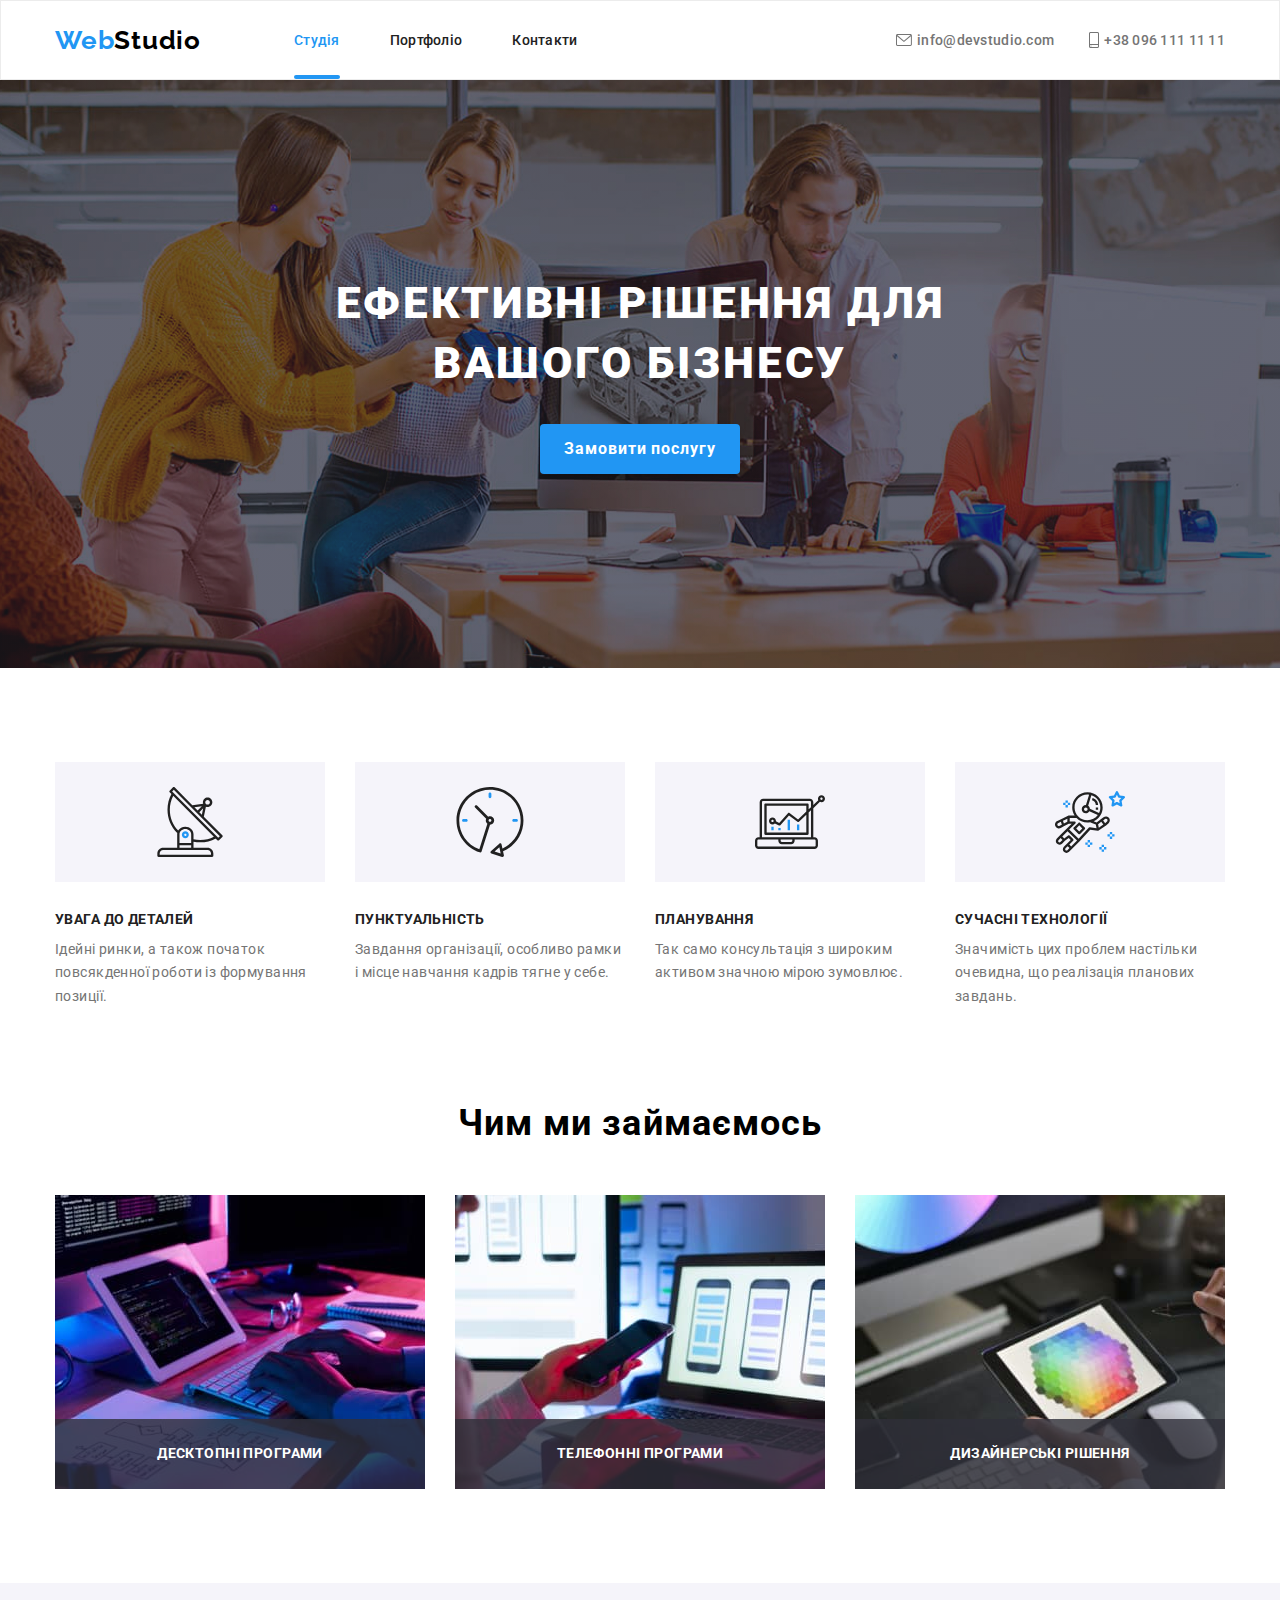
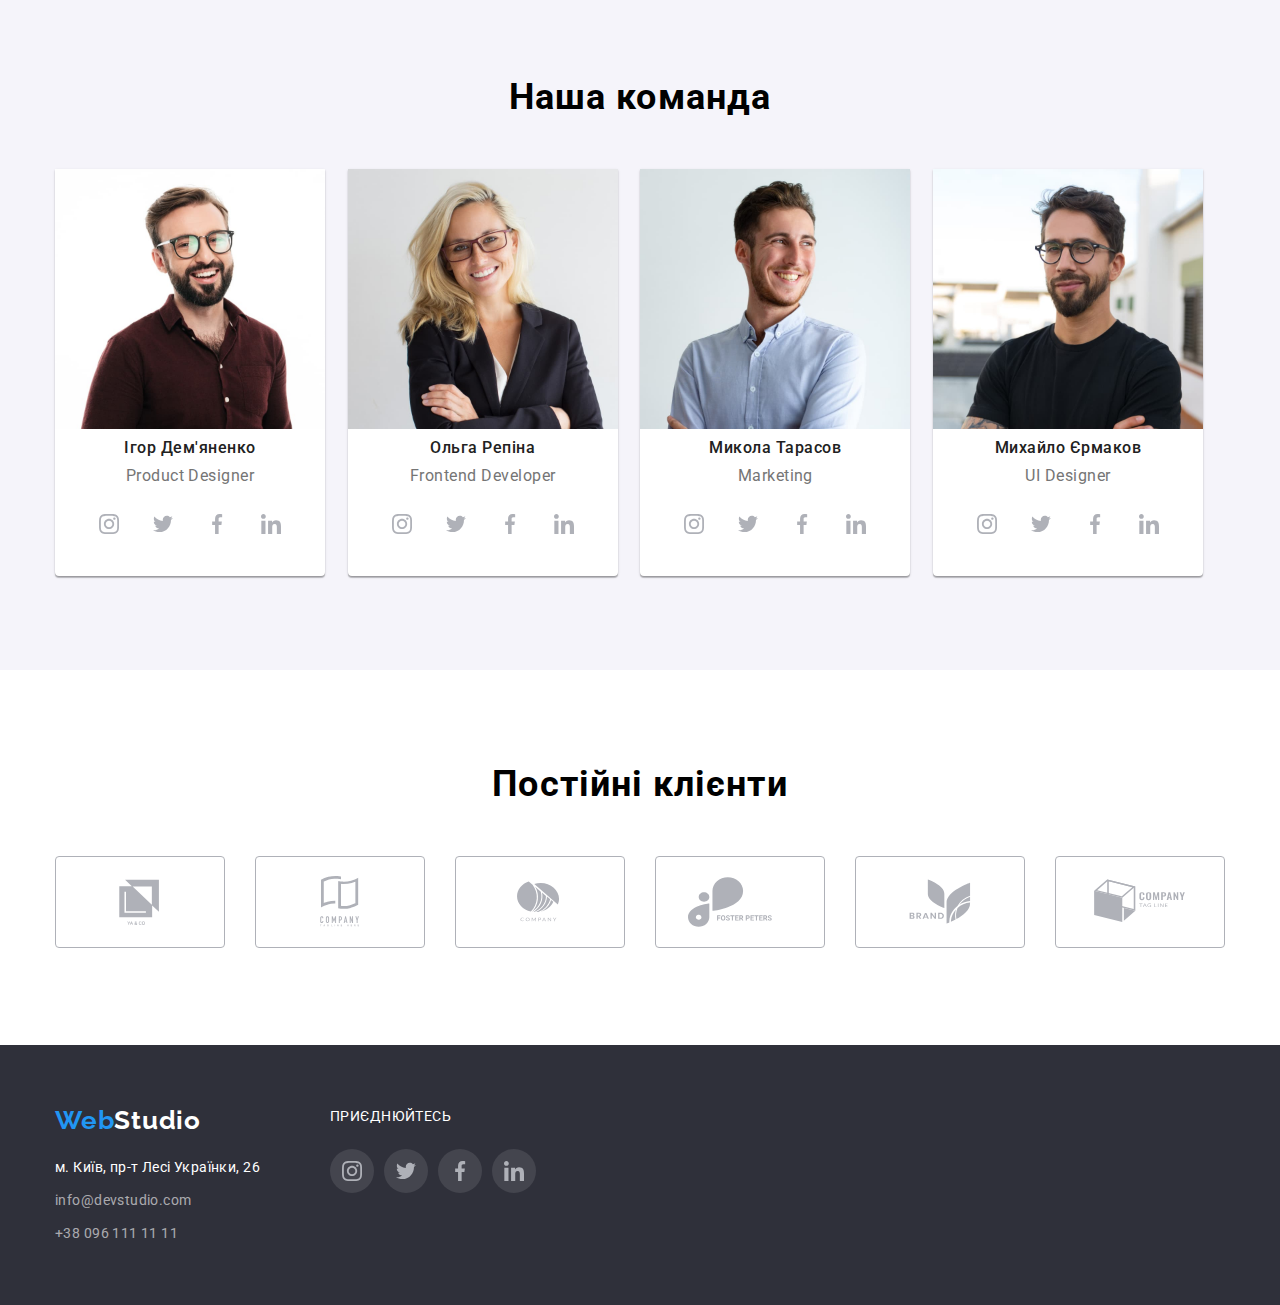
<file: index.html>
<!DOCTYPE html>
<html lang="uk">
  <head>
    <meta charset="UTF-8" />
    <meta http-equiv="X-UA-Compatible" content="IE=edge" />
    <meta name="viewport" content="width=device-width, initial-scale=1.0" />
    <title>hw-05</title>
    <link rel="preconnect" href="https://fonts.googleapis.com/" />
    <link rel="preconnect" href="https://fonts.gstatic.com/" crossorigin />
    <link
      href="https://fonts.googleapis.com/css2?family=Raleway:wght@700&family=Roboto:wght@400;500;700;900&display=swap"
      rel="stylesheet"
    />
    <link rel="stylesheet" href="./css/style.css" />
  </head>
  <body>
    <header class="header">
      <div class="header__container container">
        <div class="menu__container">
          <a href="./index.html" class="logo"><span class="logo__start">Web</span>Studio</a>
          <nav class="menu">
            <ul class="menu__list">
              <li class="menu__item">
                <a class="menu__link menu__link-active" href="./index.html">Студія</a>
              </li>
              <li class="menu__item">
                <a class="menu__link" href="./portfolio.html">Портфоліо</a>
              </li>
              <li class="menu__item">
                <a class="menu__link" href="#">Контакти</a>
              </li>
            </ul>
          </nav>
        </div>
        <ul class="header__address">
          <li class="address__item">
            <a class="address__link" href="mailto:info@devstudio.com">
              <svg class="address__icon-letter">
                <use xlink:href="./images/icons.svg#icon-letter"></use>
              </svg>
              info@devstudio.com</a
            >
          </li>
          <li class="address__item">
            <a class="address__link" href="tel:+380961111111">
              <svg class="address__icon-phone">
                <use xlink:href="./images/icons.svg#icon-phone"></use>
              </svg>
              +38 096 111 11 11</a
            >
          </li>
        </ul>
      </div>
    </header>
    <main class="main">
      <section class="order section">
        <div class="order__container container">
          <h1 class="order__txt">Ефективні рішення для вашого бізнесу</h1>
          <button class="order__button js-open-modal button" type="button" data-modal="1">
            Замовити послугу
          </button>
        </div>
        <div class="modal" data-modal="1">
          <svg class="modal__exit js-modal-close">
            <use href="./images/icons.svg#icon-exit"></use>
          </svg>
          <p class="modal__title"></p>
        </div>
        <div class="modal__overlay js-overlay-modal"></div>
      </section>
      <section class="features section">
        <div class="container">
          <ul class="features__list list">
            <li class="features__item">
              <div class="features__box">
                <svg class="features__img">
                  <use href="./images/icons.svg#icon-antenna"></use>
                </svg>
              </div>
              <h3 class="features__title">Увага до деталей</h3>
              <p class="features__description">
                Ідейні ринки, а також початок повсякденної роботи із формування позиції.
              </p>
            </li>
            <li class="features__item">
              <div class="features__box">
                <svg class="features__img">
                  <use href="./images/icons.svg#icon-clock"></use>
                </svg>
              </div>
              <h3 class="features__title">Пунктуальність</h3>
              <p class="features__description">
                Завдання організації, особливо рамки і місце навчання кадрів тягне у себе.
              </p>
            </li>
            <li class="features__item">
              <div class="features__box">
                <svg class="features__img">
                  <use href="./images/icons.svg#icon-diagram"></use>
                </svg>
              </div>
              <h3 class="features__title">Планування</h3>
              <p class="features__description">
                Так само консультація з широким активом значною мірою зумовлює.
              </p>
            </li>
            <li class="features__item">
              <div class="features__box">
                <svg class="features__img">
                  <use href="./images/icons.svg#icon-astronaut"></use>
                </svg>
              </div>
              <h3 class="features__title">Сучасні технології</h3>
              <p class="features__description">
                Значимість цих проблем настільки очевидна, що реалізація планових завдань.
              </p>
            </li>
          </ul>
        </div>
      </section>
      <section class="jobs section">
        <div class="container">
          <h2 class="jobs__title title">Чим ми займаємось</h2>
          <ul class="jobs__list list">
            <li class="jobs__item">
              <img
                class="jobs__img"
                src="./images/our_work_01.jpg"
                alt="робочий процес"
                width="370"
                height="294"
              />
              <div class="jobs__txt">Десктопні програми</div>
            </li>
            <li class="jobs__item">
              <img
                class="jobs__img"
                src="./images/our_work_02.jpg"
                alt="адаптив під телефон"
                width="370"
                height="294"
              />
              <div class="jobs__txt">Телефонні програми</div>
            </li>
            <li class="jobs__item">
              <img
                class="jobs__img"
                src="./images/our_work_03.jpg"
                alt="вибір кольорової палітри"
                width="370"
                height="294"
              />
              <div class="jobs__txt">Дизайнерські рішення</div>
            </li>
          </ul>
        </div>
      </section>
      <section class="team section">
        <div class="container">
          <h2 class="team__title title">Наша команда</h2>
          <ul class="team__list list">
            <li class="team__item">
              <img
                class="team__img"
                src="./images/team_01.jpg"
                alt="Ігор Дем'яненко"
                width="270"
                height="260"
              />
              <h3 class="team__item-title">Ігор Дем'яненко</h3>
              <p class="team__item-subtitle">Product Designer</p>
              <ul class="team__contacts-list contacts__list">
                <li class="team__contacts-item contacts__item">
                  <a class="team__contacts-link contacts__link" href="#!">
                    <svg class="contacts__icon">
                      <use href="./images/icons.svg#icon-instagram"></use>
                    </svg>
                  </a>
                </li>
                <li class="team__contacts-item contacts__item">
                  <a class="team__contacts-link contacts__link" href="#!">
                    <svg class="contacts__icon">
                      <use href="./images/icons.svg#icon-twitter"></use>
                    </svg>
                  </a>
                </li>
                <li class="team__contacts-item contacts__item">
                  <a class="team__contacts-link contacts__link" href="#!">
                    <svg class="contacts__icon">
                      <use href="./images/icons.svg#icon-facebook"></use>
                    </svg>
                  </a>
                </li>
                <li class="team__contacts-item contacts__item">
                  <a class="team__contacts-link contacts__link" href="#!">
                    <svg class="contacts__icon">
                      <use href="./images/icons.svg#icon-linkedin"></use>
                    </svg>
                  </a>
                </li>
              </ul>
            </li>
            <li class="team__item">
              <img
                class="team__img"
                src="./images/team_02.jpg"
                alt="Ольга Репіна"
                width="270"
                height="260"
              />
              <h3 class="team__item-title">Ольга Репіна</h3>
              <p class="team__item-subtitle">Frontend Developer</p>
              <ul class="team__contacts-list contacts__list">
                <li class="team__contacts-item contacts__item">
                  <a class="team__contacts-link contacts__link" href="#!">
                    <svg class="contacts__icon">
                      <use href="./images/icons.svg#icon-instagram"></use>
                    </svg>
                  </a>
                </li>
                <li class="team__contacts-item contacts__item">
                  <a class="team__contacts-link contacts__link" href="#!">
                    <svg class="contacts__icon">
                      <use href="./images/icons.svg#icon-twitter"></use>
                    </svg>
                  </a>
                </li>
                <li class="team__contacts-item contacts__item">
                  <a class="team__contacts-link contacts__link" href="#!">
                    <svg class="contacts__icon">
                      <use href="./images/icons.svg#icon-facebook"></use>
                    </svg>
                  </a>
                </li>
                <li class="team__contacts-item contacts__item">
                  <a class="team__contacts-link contacts__link" href="#!">
                    <svg class="contacts__icon">
                      <use href="./images/icons.svg#icon-linkedin"></use>
                    </svg>
                  </a>
                </li>
              </ul>
            </li>
            <li class="team__item">
              <img
                class="team__img"
                src="./images/team_03.jpg"
                alt="Микола Тарасов"
                width="270"
                height="260"
              />
              <h3 class="team__item-title">Микола Тарасов</h3>
              <p class="team__item-subtitle">Marketing</p>
              <ul class="team__contacts-list contacts__list">
                <li class="team__contacts-item contacts__item">
                  <a class="team__contacts-link contacts__link" href="#!">
                    <svg class="contacts__icon">
                      <use href="./images/icons.svg#icon-instagram"></use>
                    </svg>
                  </a>
                </li>
                <li class="team__contacts-item contacts__item">
                  <a class="team__contacts-link contacts__link" href="#!">
                    <svg class="contacts__icon">
                      <use href="./images/icons.svg#icon-twitter"></use>
                    </svg>
                  </a>
                </li>
                <li class="team__contacts-item contacts__item">
                  <a class="team__contacts-link contacts__link" href="#!">
                    <svg class="contacts__icon">
                      <use href="./images/icons.svg#icon-facebook"></use>
                    </svg>
                  </a>
                </li>
                <li class="team__contacts-item contacts__item">
                  <a class="team__contacts-link contacts__link" href="#!">
                    <svg class="contacts__icon">
                      <use href="./images/icons.svg#icon-linkedin"></use>
                    </svg>
                  </a>
                </li>
              </ul>
            </li>
            <li class="team__item">
              <img
                class="team__img"
                src="./images/team_04.jpg"
                alt="Михайло Єрмаков"
                width="270"
                height="260"
              />
              <h3 class="team__item-title">Михайло Єрмаков</h3>
              <p class="team__item-subtitle">UI Designer</p>
              <ul class="team__contacts-list contacts__list">
                <li class="team__contacts-item contacts__item">
                  <a class="team__contacts-link contacts__link" href="#!">
                    <svg class="contacts__icon">
                      <use href="./images/icons.svg#icon-instagram"></use>
                    </svg>
                  </a>
                </li>
                <li class="team__contacts-item contacts__item">
                  <a class="team__contacts-link contacts__link" href="#!">
                    <svg class="contacts__icon">
                      <use href="./images/icons.svg#icon-twitter"></use>
                    </svg>
                  </a>
                </li>
                <li class="team__contacts-item contacts__item">
                  <a class="team__contacts-link contacts__link" href="#!">
                    <svg class="contacts__icon">
                      <use href="./images/icons.svg#icon-facebook"></use>
                    </svg>
                  </a>
                </li>
                <li class="team__contacts-item contacts__item">
                  <a class="team__contacts-link contacts__link" href="#!">
                    <svg class="contacts__icon">
                      <use href="./images/icons.svg#icon-linkedin"></use>
                    </svg>
                  </a>
                </li>
              </ul>
            </li>
          </ul>
        </div>
      </section>
      <section class="customers section">
        <div class="container">
          <h2 class="customers__title title">Постійні клієнти</h2>
          <ul class="customers__list list">
            <li class="customers__item">
              <a href="#" class="customers__link">
                <svg class="customers__icon">
                  <use href="./images/icons.svg#icon-company_01"></use>
                </svg>
              </a>
            </li>
            <li class="customers__item">
              <a href="#" class="customers__link">
                <svg class="customers__icon">
                  <use href="./images/icons.svg#icon-company_02"></use>
                </svg>
              </a>
            </li>
            <li class="customers__item">
              <a href="#" class="customers__link">
                <svg class="customers__icon">
                  <use href="./images/icons.svg#icon-company_03"></use>
                </svg>
              </a>
            </li>
            <li class="customers__item">
              <a href="#" class="customers__link">
                <svg class="customers__icon">
                  <use href="./images/icons.svg#icon-company_04"></use>
                </svg>
              </a>
            </li>
            <li class="customers__item">
              <a href="#" class="customers__link">
                <svg class="customers__icon">
                  <use href="./images/icons.svg#icon-company_05"></use>
                </svg>
              </a>
            </li>
            <li class="customers__item">
              <a href="#" class="customers__link">
                <svg class="customers__icon">
                  <use href="./images/icons.svg#icon-company_06"></use>
                </svg>
              </a>
            </li>
          </ul>
        </div>
      </section>
    </main>
    <footer class="footer">
      <div class="container footer__flex-container">
        <div class="footer__flex">
          <a class="footer__logo logo" href="./index.html"
            ><span class="logo__start">Web</span>Studio</a
          >
          <address class="footer__address">
            <ul class="footer__address__list">
              <li class="footer__address__item">
                <a
                  class="footer__address__link-map footer__address__link"
                  href="https://goo.gl/maps/hgBtJwaQtAQg6oqeA"
                  target="_blank"
                  rel="noreferrer noopener"
                  >м. Київ, пр-т Лесі Українки, 26</a
                >
              </li>
              <li class="footer__address__item">
                <a class="footer__address__link" href="mailto:info@devstudio.com"
                  >info@devstudio.com</a
                >
              </li>
              <li class="footer__address__item">
                <a class="footer__address__link" href="tel:+380961111111">+38 096 111 11 11</a>
              </li>
            </ul>
          </address>
        </div>
        <div class="footer__flex">
          <h4 class="footer_contacts-title">Приєднюйтесь</h4>
          <ul class="footer__contacts-list contacts__list">
            <li class="footer__contacts-item contacts__item">
              <a class="footer__contacts-link contacts__link" href="#!">
                <svg class="contacts__icon">
                  <use href="./images/icons.svg#icon-instagram"></use>
                </svg>
              </a>
            </li>
            <li class="footer__contacts-item contacts__item">
              <a class="footer__contacts-link contacts__link" href="#!">
                <svg class="contacts__icon">
                  <use href="./images/icons.svg#icon-twitter"></use>
                </svg>
              </a>
            </li>
            <li class="footer__contacts-item contacts__item">
              <a class="footer__contacts-link contacts__link" href="#!">
                <svg class="contacts__icon">
                  <use href="./images/icons.svg#icon-facebook"></use>
                </svg>
              </a>
            </li>
            <li class="footer__contacts-item contacts__item">
              <a class="footer__contacts-link contacts__link" href="#!">
                <svg class="contacts__icon">
                  <use href="./images/icons.svg#icon-linkedin"></use>
                </svg>
              </a>
            </li>
          </ul>
        </div>
      </div>
    </footer>
    <script src="./js/modal.js"></script>
  </body>
</html>
</file>
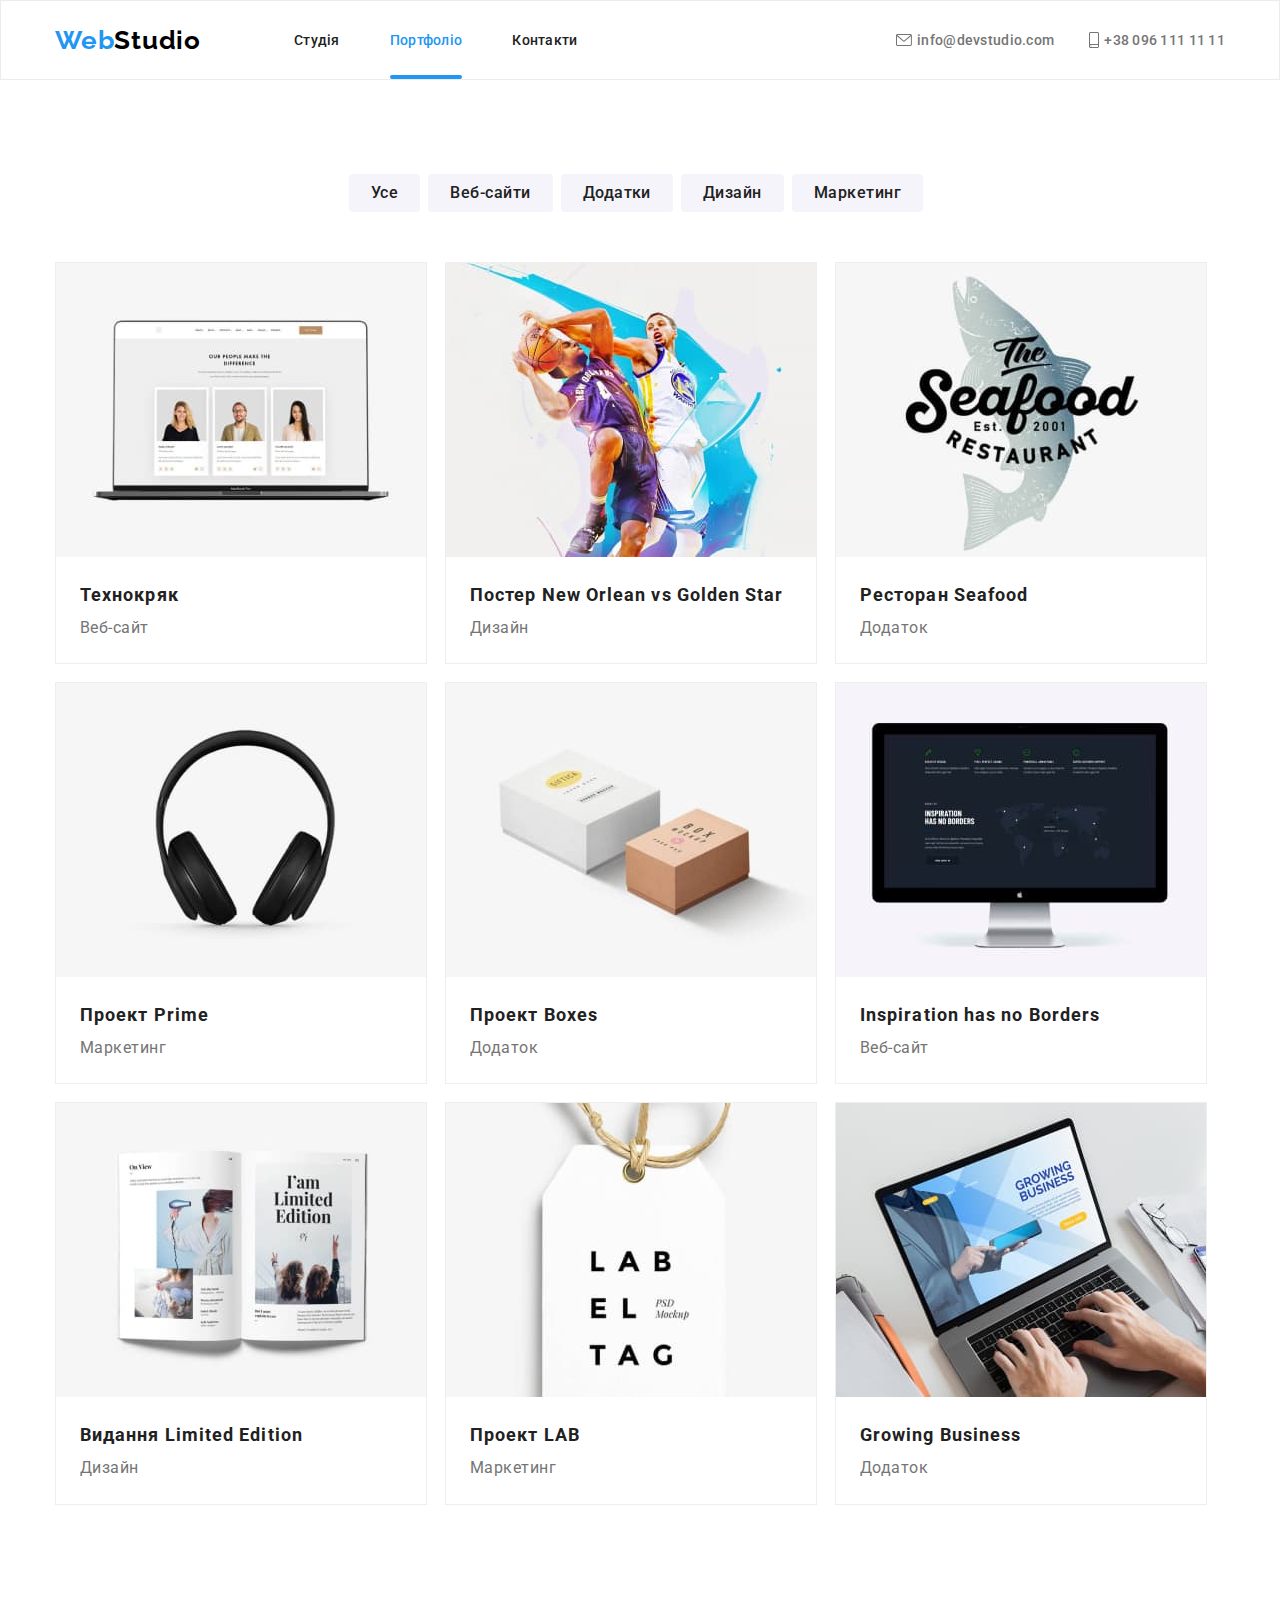
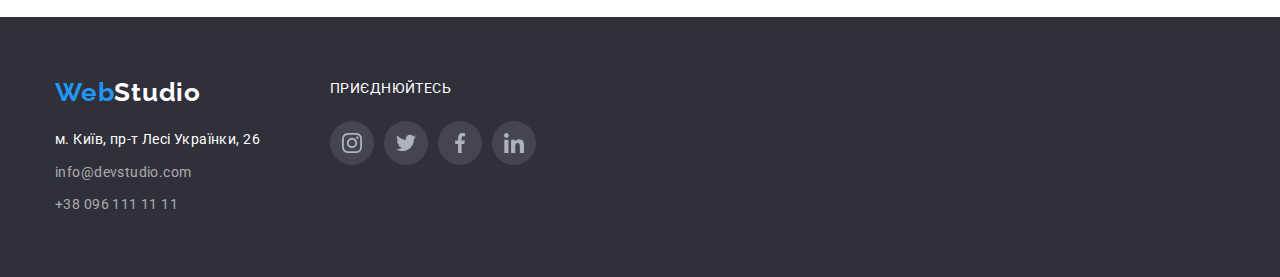
<file: portfolio.html>
<!DOCTYPE html>
<html lang="uk">
  <head>
    <meta charset="UTF-8" />
    <meta http-equiv="X-UA-Compatible" content="IE=edge" />
    <meta name="viewport" content="width=device-width, initial-scale=1.0" />
    <title>hw-05</title>
    <link rel="preconnect" href="https://fonts.googleapis.com/" />
    <link rel="preconnect" href="https://fonts.gstatic.com/" crossorigin />
    <link
      href="https://fonts.googleapis.com/css2?family=Raleway:wght@700&family=Roboto:wght@400;500;700;900&display=swap"
      rel="stylesheet"
    />
    <link rel="stylesheet" href="./css/style.css" />
  </head>
  <body>
    <header class="header">
      <div class="header__container container">
        <div class="menu__container">
          <a href="./index.html" class="logo"><span class="logo__start">Web</span>Studio</a>
          <nav class="menu">
            <ul class="menu__list">
              <li class="menu__item">
                <a class="menu__link" href="./index.html">Студія</a>
              </li>
              <li class="menu__item">
                <a class="menu__link menu__link-active" href="./portfolio.html">Портфоліо</a>
              </li>
              <li class="menu__item">
                <a class="menu__link" href="#">Контакти</a>
              </li>
            </ul>
          </nav>
        </div>
        <ul class="header__address">
          <li class="address__item">
            <a class="address__link" href="mailto:info@devstudio.com">
              <svg class="address__icon-letter">
                <use xlink:href="./images/icons.svg#icon-letter"></use>
              </svg>
              info@devstudio.com</a
            >
          </li>
          <li class="address__item">
            <a class="address__link" href="tel:+380961111111">
              <svg class="address__icon-phone">
                <use xlink:href="./images/icons.svg#icon-phone"></use>
              </svg>
              +38 096 111 11 11</a
            >
          </li>
        </ul>
      </div>
    </header>
    <main class="main">
      <section class="section">
        <div class="container">
          <ul class="filters">
            <li class="filters__item">
              <button class="filters__button" type="button" aria-label="кнопка сортування Усе">
                Усе
              </button>
            </li>
            <li class="filters__item">
              <button
                class="filters__button"
                type="button"
                aria-label="кнопка сортування Веб-сайти"
              >
                Веб-сайти
              </button>
            </li>
            <li class="filters__item">
              <button class="filters__button" type="button" aria-label="кнопка сортування Додатки">
                Додатки
              </button>
            </li>
            <li class="filters__item">
              <button class="filters__button" type="button" aria-label="кнопка сортування Дизайн">
                Дизайн
              </button>
            </li>
            <li class="filters__item">
              <button
                class="filters__button"
                type="button"
                aria-label="кнопка сортування Маркетинг"
              >
                Маркетинг
              </button>
            </li>
          </ul>
          <ul class="projects">
            <li class="projects__item">
              <a href="!#" class="projects__link"
                ><div class="projects__box">
                  <img
                    src="./images/project_1.jpg"
                    alt="сайт технокряк на ноутбуці"
                    class="projects__img"
                    width="370"
                    height="294"
                  />
                  <div class="projects__overlay">
                    Технокрик це сучасний майданчик поширення коронавірусу. Компанії використовують
                    цю платформу для цифрового шпигунства та атак на захищені сервери конкурентів.
                  </div>
                </div>
                <div class="projects__text">
                  <h2 class="projects__title">Технокряк</h2>
                  <p class="projects__subtitle">Веб-сайт</p>
                </div></a
              >
            </li>
            <li class="projects__item">
              <a href="!#" class="projects__link"
                ><div class="projects__box">
                  <img
                    src="./images/project_2.jpg"
                    alt="Постер New Orlean vs Golden Star"
                    class="projects__img"
                    width="370"
                    height="294"
                  />
                  <div class="projects__overlay">
                    Технокрик це сучасний майданчик поширення коронавірусу. Компанії використовують
                    цю платформу для цифрового шпигунства та атак на захищені сервери конкурентів.
                  </div>
                </div>
                <div class="projects__text">
                  <h2 class="projects__title">Постер New Orlean vs Golden Star</h2>
                  <p class="projects__subtitle">Дизайн</p>
                </div></a
              >
            </li>
            <li class="projects__item">
              <a href="!#" class="projects__link"
                ><div class="projects__box">
                  <img
                    src="./images/project_3.jpg"
                    alt="логотип ресторану seafood"
                    class="projects__img"
                    width="370"
                    height="294"
                  />
                  <div class="projects__overlay">
                    Технокрик це сучасний майданчик поширення коронавірусу. Компанії використовують
                    цю платформу для цифрового шпигунства та атак на захищені сервери конкурентів.
                  </div>
                </div>
                <div class="projects__text">
                  <h2 class="projects__title">Ресторан Seafood</h2>
                  <p class="projects__subtitle">Додаток</p>
                </div></a
              >
            </li>
            <li class="projects__item">
              <a href="!#" class="projects__link"
                ><div class="projects__box">
                  <img
                    src="./images/project_4.jpg"
                    alt="чорні навушники"
                    class="projects__img"
                    width="370"
                    height="294"
                  />
                  <div class="projects__overlay">
                    Технокрик це сучасний майданчик поширення коронавірусу. Компанії використовують
                    цю платформу для цифрового шпигунства та атак на захищені сервери конкурентів.
                  </div>
                </div>
                <div class="projects__text">
                  <h2 class="projects__title">Проект Prime</h2>
                  <p class="projects__subtitle">Маркетинг</p>
                </div></a
              >
            </li>
            <li class="projects__item">
              <a href="!#" class="projects__link"
                ><div class="projects__box">
                  <img
                    src="./images/project_5.jpg"
                    alt="дві коробки boxes"
                    class="projects__img"
                    width="370"
                    height="294"
                  />
                  <div class="projects__overlay">
                    Технокрик це сучасний майданчик поширення коронавірусу. Компанії використовують
                    цю платформу для цифрового шпигунства та атак на захищені сервери конкурентів.
                  </div>
                </div>
                <div class="projects__text">
                  <h2 class="projects__title">Проект Boxes</h2>
                  <p class="projects__subtitle">Додаток</p>
                </div></a
              >
            </li>
            <li class="projects__item">
              <a href="!#" class="projects__link"
                ><div class="projects__box">
                  <img
                    src="./images/project_6.jpg"
                    alt="сайт Inspiration has no Borders на моніторі"
                    class="projects__img"
                    width="370"
                    height="294"
                  />
                  <div class="projects__overlay">
                    Технокрик це сучасний майданчик поширення коронавірусу. Компанії використовують
                    цю платформу для цифрового шпигунства та атак на захищені сервери конкурентів.
                  </div>
                </div>
                <div class="projects__text">
                  <h2 class="projects__title">Inspiration has no Borders</h2>
                  <p class="projects__subtitle">Веб-сайт</p>
                </div></a
              >
            </li>
            <li class="projects__item">
              <a href="!#" class="projects__link"
                ><div class="projects__box">
                  <img
                    src="./images/project_7.jpg"
                    alt="відкрита книга"
                    class="projects__img"
                    width="370"
                    height="294"
                  />
                  <div class="projects__overlay">
                    Технокрик це сучасний майданчик поширення коронавірусу. Компанії використовують
                    цю платформу для цифрового шпигунства та атак на захищені сервери конкурентів.
                  </div>
                </div>
                <div class="projects__text">
                  <h2 class="projects__title">Видання Limited Edition</h2>
                  <p class="projects__subtitle">Дизайн</p>
                </div></a
              >
            </li>
            <li class="projects__item">
              <a href="!#" class="projects__link"
                ><div class="projects__box">
                  <img
                    src="./images/project_8.jpg"
                    alt="бірка проєкту LAB"
                    class="projects__img"
                    width="370"
                    height="294"
                  />
                  <div class="projects__overlay">
                    Технокрик це сучасний майданчик поширення коронавірусу. Компанії використовують
                    цю платформу для цифрового шпигунства та атак на захищені сервери конкурентів.
                  </div>
                </div>
                <div class="projects__text">
                  <h2 class="projects__title">Проект LAB</h2>
                  <p class="projects__subtitle">Маркетинг</p>
                </div></a
              >
            </li>
            <li class="projects__item">
              <a href="!#" class="projects__link"
                ><div class="projects__box">
                  <img
                    src="./images/project_9.jpg"
                    alt="сайт Growing Business на ноутбуці"
                    class="projects__img"
                    width="370"
                    height="294"
                  />
                  <div class="projects__overlay">
                    Технокрик це сучасний майданчик поширення коронавірусу. Компанії використовують
                    цю платформу для цифрового шпигунства та атак на захищені сервери конкурентів.
                  </div>
                </div>
                <div class="projects__text">
                  <h2 class="projects__title">Growing Business</h2>
                  <p class="projects__subtitle">Додаток</p>
                </div></a
              >
            </li>
          </ul>
        </div>
      </section>
    </main>
    <footer class="footer">
      <div class="container footer__flex-container">
        <div class="footer__flex">
          <a class="footer__logo logo" href="./index.html"
            ><span class="logo__start">Web</span>Studio</a
          >
          <address class="footer__address">
            <ul class="footer__address__list">
              <li class="footer__address__item">
                <a
                  class="footer__address__link-map footer__address__link"
                  href="https://goo.gl/maps/hgBtJwaQtAQg6oqeA"
                  target="_blank"
                  rel="noreferrer noopener"
                  >м. Київ, пр-т Лесі Українки, 26</a
                >
              </li>
              <li class="footer__address__item">
                <a class="footer__address__link" href="mailto:info@devstudio.com"
                  >info@devstudio.com</a
                >
              </li>
              <li class="footer__address__item">
                <a class="footer__address__link" href="tel:+380961111111">+38 096 111 11 11</a>
              </li>
            </ul>
          </address>
        </div>
        <div class="footer__flex">
          <h4 class="footer_contacts-title">Приєднюйтесь</h4>
          <ul class="footer__contacts-list contacts__list">
            <li class="footer__contacts-item contacts__item">
              <a class="footer__contacts-link contacts__link" href="#!">
                <svg class="contacts__icon">
                  <use href="./images/icons.svg#icon-instagram"></use>
                </svg>
              </a>
            </li>
            <li class="footer__contacts-item contacts__item">
              <a class="footer__contacts-link contacts__link" href="#!">
                <svg class="contacts__icon">
                  <use href="./images/icons.svg#icon-twitter"></use>
                </svg>
              </a>
            </li>
            <li class="footer__contacts-item contacts__item">
              <a class="footer__contacts-link contacts__link" href="#!">
                <svg class="contacts__icon">
                  <use href="./images/icons.svg#icon-facebook"></use>
                </svg>
              </a>
            </li>
            <li class="footer__contacts-item contacts__item">
              <a class="footer__contacts-link contacts__link" href="#!">
                <svg class="contacts__icon">
                  <use href="./images/icons.svg#icon-linkedin"></use>
                </svg>
              </a>
            </li>
          </ul>
        </div>
      </div>
    </footer>
  </body>
</html>
</file>
<file: css/style.css>
/*! normalize.css v8.0.1 | MIT License | github.com/necolas/normalize.css */

/* Document
   ========================================================================== */

/**
 * 1. Correct the line height in all browsers.
 * 2. Prevent adjustments of font size after orientation changes in iOS.
 */
 :root{
  --light-blue: #2196F3;
  --white: #fff;
  --gray: #757575;
  --light-gray: #F5F4FA;
  --black: #000;
  --light-black: #212121;
}
 html {
    line-height: 1.15; /* 1 */
    -webkit-text-size-adjust: 100%; /* 2 */
  }
  
  /* Sections
     ========================================================================== */
  
  /**
   * Remove the margin in all browsers.
   */
  
  body {
    margin: 0;
  }
  
  /**
   * Render the `main` element consistently in IE.
   */
  
  main {
    display: block;
  }
  
  /**
   * Correct the font size and margin on `h1` elements within `section` and
   * `article` contexts in Chrome, Firefox, and Safari.
   */
  
  h1 {
    font-size: 2em;
    margin: 0.67em 0;
  }
  
  /* Grouping content
     ========================================================================== */
  
  /**
   * 1. Add the correct box sizing in Firefox.
   * 2. Show the overflow in Edge and IE.
   */
  
  hr {
    box-sizing: content-box; /* 1 */
    height: 0; /* 1 */
    overflow: visible; /* 2 */
  }
  
  /**
   * 1. Correct the inheritance and scaling of font size in all browsers.
   * 2. Correct the odd `em` font sizing in all browsers.
   */
  
  pre {
    font-family: monospace, monospace; /* 1 */
    font-size: 1em; /* 2 */
  }
  
  /* Text-level semantics
     ========================================================================== */
  
  /**
   * Remove the gray background on active links in IE 10.
   */
  
  a {
    background-color: transparent;
  }
  
  /**
   * 1. Remove the bottom border in Chrome 57-
   * 2. Add the correct text decoration in Chrome, Edge, IE, Opera, and Safari.
   */
  
  abbr[title] {
    border-bottom: none; /* 1 */
    text-decoration: underline; /* 2 */
    text-decoration: underline dotted; /* 2 */
  }
  
  /**
   * Add the correct font weight in Chrome, Edge, and Safari.
   */
  
  b,
  strong {
    font-weight: bolder;
  }
  
  /**
   * 1. Correct the inheritance and scaling of font size in all browsers.
   * 2. Correct the odd `em` font sizing in all browsers.
   */
  
  code,
  kbd,
  samp {
    font-family: monospace, monospace; /* 1 */
    font-size: 1em; /* 2 */
  }
  
  /**
   * Add the correct font size in all browsers.
   */
  
  small {
    font-size: 80%;
  }
  
  /**
   * Prevent `sub` and `sup` elements from affecting the line height in
   * all browsers.
   */
  
  sub,
  sup {
    font-size: 75%;
    line-height: 0;
    position: relative;
    vertical-align: baseline;
  }
  
  sub {
    bottom: -0.25em;
  }
  
  sup {
    top: -0.5em;
  }
  
  /* Embedded content
     ========================================================================== */
  
  /**
   * Remove the border on images inside links in IE 10.
   */
  
  img {
    border-style: none;
    display: block;
  }
  
  /* Forms
     ========================================================================== */
  
  /**
   * 1. Change the font styles in all browsers.
   * 2. Remove the margin in Firefox and Safari.
   */
  
  button,
  input,
  optgroup,
  select,
  textarea {
    font-family: inherit; /* 1 */
    font-size: 100%; /* 1 */
    line-height: 1.15; /* 1 */
    margin: 0; /* 2 */
  }
  
  /**
   * Show the overflow in IE.
   * 1. Show the overflow in Edge.
   */
  
  button,
  input { /* 1 */
    overflow: visible;
  }
  
  /**
   * Remove the inheritance of text transform in Edge, Firefox, and IE.
   * 1. Remove the inheritance of text transform in Firefox.
   */
  
  button,
  select { /* 1 */
    text-transform: none;
  }
  
  /**
   * Correct the inability to style clickable types in iOS and Safari.
   */
  
  button,
  [type="button"],
  [type="reset"],
  [type="submit"] {
    -webkit-appearance: button;
  }
  
  /**
   * Remove the inner border and padding in Firefox.
   */
  
  button::-moz-focus-inner,
  [type="button"]::-moz-focus-inner,
  [type="reset"]::-moz-focus-inner,
  [type="submit"]::-moz-focus-inner {
    border-style: none;
    padding: 0;
  }
  
  /**
   * Restore the focus styles unset by the previous rule.
   */
  
  button:-moz-focusring,
  [type="button"]:-moz-focusring,
  [type="reset"]:-moz-focusring,
  [type="submit"]:-moz-focusring {
    outline: 1px dotted ButtonText;
  }
  
  /**
   * Correct the padding in Firefox.
   */
  
  fieldset {
    padding: 0.35em 0.75em 0.625em;
  }
  
  /**
   * 1. Correct the text wrapping in Edge and IE.
   * 2. Correct the color inheritance from `fieldset` elements in IE.
   * 3. Remove the padding so developers are not caught out when they zero out
   *    `fieldset` elements in all browsers.
   */
  
  legend {
    box-sizing: border-box; /* 1 */
    color: inherit; /* 2 */
    display: table; /* 1 */
    max-width: 100%; /* 1 */
    padding: 0; /* 3 */
    white-space: normal; /* 1 */
  }
  
  /**
   * Add the correct vertical alignment in Chrome, Firefox, and Opera.
   */
  
  progress {
    vertical-align: baseline;
  }
  
  /**
   * Remove the default vertical scrollbar in IE 10+.
   */
  
  textarea {
    overflow: auto;
  }
  
  /**
   * 1. Add the correct box sizing in IE 10.
   * 2. Remove the padding in IE 10.
   */
  
  [type="checkbox"],
  [type="radio"] {
    box-sizing: border-box; /* 1 */
    padding: 0; /* 2 */
  }
  
  /**
   * Correct the cursor style of increment and decrement buttons in Chrome.
   */
  
  [type="number"]::-webkit-inner-spin-button,
  [type="number"]::-webkit-outer-spin-button {
    height: auto;
  }
  
  /**
   * 1. Correct the odd appearance in Chrome and Safari.
   * 2. Correct the outline style in Safari.
   */
  
  [type="search"] {
    -webkit-appearance: textfield; /* 1 */
    outline-offset: -2px; /* 2 */
  }
  
  /**
   * Remove the inner padding in Chrome and Safari on macOS.
   */
  
  [type="search"]::-webkit-search-decoration {
    -webkit-appearance: none;
  }
  
  /**
   * 1. Correct the inability to style clickable types in iOS and Safari.
   * 2. Change font properties to `inherit` in Safari.
   */
  
  ::-webkit-file-upload-button {
    -webkit-appearance: button; /* 1 */
    font: inherit; /* 2 */
  }
  
  /* Interactive
     ========================================================================== */
  
  /*
   * Add the correct display in Edge, IE 10+, and Firefox.
   */
  
  details {
    display: block;
  }
  
  /*
   * Add the correct display in all browsers.
   */
  
  summary {
    display: list-item;
  }
  
  /* Misc
     ========================================================================== */
  
  /**
   * Add the correct display in IE 10+.
   */
  
  template {
    display: none;
  }
  
  /**
   * Add the correct display in IE 10.
   */
  
  [hidden] {
    display: none;
  }
html, body, div, span, applet, object, iframe,
h1, h2, h3, h4, h5, h6, p, blockquote, pre,
a, abbr, acronym, address, big, cite, code,
del, dfn, em, img, ins, kbd, q, s, samp,
small, strike, strong, sub, sup, tt, var,
b, u, i, center,
dl, dt, dd, ol, ul, li,
fieldset, form, label, legend,
table, caption, tbody, tfoot, thead, tr, th, td,
article, aside, canvas, details, embed, 
figure, figcaption, footer, header, hgroup, 
menu, nav, output, ruby, section, summary,
time, mark, audio, video {
	margin: 0;
	padding: 0;
	border: 0;
	font-size: 100%;
	font: inherit;
	vertical-align: baseline;
}
*, ::after, ::before {
    box-sizing: border-box;
}
button{
    border: 0;
}
/* HTML5 display-role reset for older browsers */
article, aside, details, figcaption, figure, 
footer, header, hgroup, menu, nav, section {
	display: block;
}
body {
	line-height: 1;
}
ol, ul {
	list-style: none;
}
blockquote, q {
	quotes: none;
}
blockquote:before, blockquote:after,
q:before, q:after {
	content: '';
	content: none;
}
table {
	border-collapse: collapse;
	border-spacing: 0;
}
body{
    font-family: "Roboto", sans-serif;
    font-style: normal;
    font-weight: 400;
    color: var(--black);
    background-color: var(--white);
}
.section{
  padding: 94px 0;
}
.list{
  display: flex;
  flex-wrap: wrap;
  justify-content: space-between;
}
/* header start */
.header{
  height: 80px;
  display: flex;
  align-items: center;
  border: 1px solid #ECECEC;
}
.header__container{
    display: flex;
    flex-wrap: wrap;
    align-items: center;
    justify-content: space-between;
    height: 100%;
}
.logo{
    font-family: 'Raleway';
    font-style: normal;
    font-weight: 700;
    font-size: 26px;
    line-height: 1.19;
    letter-spacing: 0.03em;
    color: var(--black);
    text-decoration: none;
}
.logo__start{
    color: var(--light-blue);
}
.menu{
  padding-left: 93px;
}
.menu__container{
    display: flex;
    flex-wrap: wrap;
    align-items: center;
}
.menu__list{
    display: flex;
    flex-wrap: wrap;
}
.menu__item{
    margin-right: 50px;
}
.menu__item:last-child{
  margin-right: 0;
}
.address__link, .menu__link{
  position: relative;
  font-style: normal;
  font-weight: 500;
  font-size: 14px;
  line-height: 1.14;
  letter-spacing: 0.02em;
  text-decoration: none;
  transition: 0.2s;
}
.address__link:hover, .menu__link:hover{
    color: var(--light-blue);
    transition: 250ms cubic-bezier(0.4, 0, 0.2, 1);
}
.address__icon-phone{
  position: absolute;
  left: -15px;
}
.address__icon-letter{
  position: absolute;
  bottom: 2px;
  left: -21px;
}
.menu__link{
    color: var(--light-black);
    transition: 0.2s;
}
.menu__link::after{
  position: absolute;
  bottom: -31.5px;
  right: 0;
  content: '';
  display: inline-flex;
  width: 100%;
  height: 4px;
  background-color: #2196f3;
  border-radius: 2px;
  opacity: 0;
  transition: transform 250ms cubic-bezier(0.4, 0, 0.2, 1), opacity 250ms cubic-bezier(0.4, 0, 0.2, 1), -webkit-transform 250ms cubic-bezier(0.4, 0, 0.2, 1);
}
.menu__link-active::after, .menu__link:hover::after, .menu__link:focus::after {
  transform: scale(1);
  opacity: 1;
}
.menu__link-active{
  color: var(--light-blue);
}
.header__address{
    display: flex;
    flex-wrap: wrap;
    justify-content: center;
}
.address__item{
    margin-right: 50px;
    text-decoration: none;
}
.address__item:last-child{
  margin-right: 0;
}
.address__item:last-child{
    padding: 0;
}
.address__link{
    color: var(--gray);
}
.address__icon-letter{
    width: 16px;
    height: 12px;
    margin-right: 5px;
}
.address__icon-phone{
    width: 10px;
    height: 16px;
    margin-right: 5px;
}
.container{
    margin: 0 auto;
    padding-left: 15px;
    padding-right: 15px;
}
/* header end */



/* main start */
.order{
  background: linear-gradient(to right, rgba(47, 48, 58, 0.4), rgba(47, 48, 58, 0.4)), url("../images/order_background.jpg") no-repeat center #2F303A;
  background-size: 1600px;
  text-align: center;
}
.order__container{
  padding-top: 100px;
  padding-bottom: 100px;
}
.order__txt{
  margin: 0 auto 30px;
  font-weight: 900;
  font-size: 44px;
  line-height: 1.36;
  text-align: center;
  width: 696px;
  letter-spacing: 0.06em;
  text-transform: uppercase;
  color: #FFFFFF;
}
.order__button{
  background: #2196F3;
  box-shadow: 0px 4px 4px rgba(0, 0, 0, 0.15);
  border-radius: 4px;
  padding: 10px 24px;
  letter-spacing: 0.06em;
  font-style: normal;
  font-weight: 700;
  font-size: 16px;
  line-height: 1.88;
  color: white;
  cursor: pointer;
  transition: 0.2s;
}
.order__button:hover{
    background: #1f88de;
    transition: 250ms cubic-bezier(0.4, 0, 0.2, 1);
}
.features__item{
    width: 270px;
    margin-right: 30px;
}
.features__item:last-child{
    margin-right: 0;
}
.features__title{
    font-weight: 700;
    font-size: 14px;
    line-height: 1.14;
    letter-spacing: 0.03em;
    text-transform: uppercase;
    color: var(--light-black);
    padding-bottom: 10px;
}
.features__description{
    font-size: 14px;
    line-height: 1.7;
    letter-spacing: 0.03em;
    color: var(--gray);
}
.features__box{
  background: var(--light-gray);
  display: flex;
  justify-content: center;
  align-content: center;
  padding: 25px 100px;
  margin-bottom: 30px;
}
.features__img{
    width: 70px;
    height: 70px;
}
.title{
    font-weight: 700;
    font-size: 36px;
    line-height: 1.16;
    text-align: center;
    letter-spacing: 0.03em;
    color: var(--light-black)1;
    margin-bottom: 50px;
}
.jobs{
  padding-top: 0;
}
.jobs__item{
  position: relative;
  margin-right: 15px;
}
.jobs__item:last-child{
  margin-right: 0;
}
.jobs__txt{
  position: absolute;
  display: flex;
  color: var(--white);
  width: 370px;
  height: 70px;
  background: rgba(47, 48, 58, 0.8);
  font-weight: 700;
  font-size: 14px;
  line-height: 1.14;
  letter-spacing: 0.03em;
  align-items: center;
  justify-content: center;
  text-transform: uppercase;
  bottom: 0;
}
.team{
    padding: 94px 0;
    background: var(--light-gray);
}
.team__item{
    margin-right: 22px;
    background: var(--white);
    box-shadow: 0px 1px 3px rgba(0, 0, 0, 0.12), 0px 1px 1px rgba(0, 0, 0, 0.14), 0px 2px 1px rgba(0, 0, 0, 0.2);
    border-radius: 0px 0px 4px 4px;
    padding-bottom: 30px;
}
.team__item:last-child{
    padding-right: 0;
}
.team__item-title, .team__item-subtitle{
    font-size: 16px;
    line-height: 1.18;
    text-align: center;
    letter-spacing: 0.03em;
}
.team__item-title{
    font-weight: 500;
    color: var(--light-black);
    padding: 10px 0;
}
.team__item-subtitle{
    color: var(--gray);
    padding-bottom: 16px;
}
.team__contacts-list{
  padding: 0 32px;
}
.contacts__list{
  display: flex;
  flex-wrap: wrap;
  justify-content: space-between;
}
.contacts__link{
  display: flex;
  align-items: center;
  justify-content: center;
  width: 44px;
  height: 44px;
  border-radius: 50%;
  transition: 0.2s;
}
.team__contacts-link:hover, .footer__contacts-link:hover{
  background-color: var(--light-blue);
  transition: 250ms cubic-bezier(0.4, 0, 0.2, 1);
}
.team__contacts-link:hover .contacts__icon, .footer__contacts-link:hover .contacts__icon{
  color: var(--white);
  transition: 250ms cubic-bezier(0.4, 0, 0.2, 1);
}
.contacts__icon{
  width: 20px;
  height: 20px;
  color: #AFB1B8;
}
.customers__icon{
  width: 170px;
  height: 92px;
  padding: 16px 32px;
  color: #AFB1B8;
  border: 1px solid #AFB1B8;
  border-radius: 4px;
  transition: 0.2s;
}
.customers__icon:hover{
  border: 1px solid var(--light-blue);
  color: var(--light-blue);
  transition: 250ms cubic-bezier(0.4, 0, 0.2, 1);
}
/* main end */

/* modal start */

.modal__overlay {
  opacity: 0;
  visibility: hidden;
  position: fixed;
  top: 0;
  left: 0;
  width: 100%;
  height: 100%;
  background: rgba(0, 0, 0, 0.2);
  z-index: 20;
  transition: .3s all;
}
.modal {
  width: 528px;
  height: 581px;
  box-shadow: 0px 1px 3px rgba(0, 0, 0, 0.12), 0px 1px 1px rgba(0, 0, 0, 0.14), 0px 2px 1px rgba(0, 0, 0, 0.2);
  border-radius: 4px;
  opacity: 0;
  visibility: hidden;
  width: 100%;
  max-width: 500px;
  position: fixed;
  top: 50%;
  left: 50%;
  transform: translate(-50%, -50%);
  z-index: 30; 
  box-shadow: 0 3px 10px -.5px rgba(0, 0, 0, .2); 
  text-align: center;
  padding: 30px;
  border-radius: 3px;
  background-color: var(--white);
  transition: 0.3s all;
}
.modal.active,
.modal__overlay.active{
  opacity: 1;
  visibility: visible;
}
.modal__exit {
  width: 30px;
  height: 30px;
  position: absolute;
  top: 20px;
  right: 20px;
  fill: #444;
  cursor: pointer;
}

/* modal end */

/* footer start */
.footer{
    padding: 60px 0;
    background: #2F303A;
}
.footer__flex-container{
  display: flex;
  flex-wrap: wrap;
}
.footer__flex{
  margin-right: 70px;
}
.footer__flex:last-child{
  margin-right: 0;
}
.footer__logo{
    color: var(--white);
}
.footer__address{
    margin-top: 20px;
}
.footer__address__item{
    margin-bottom: 9px;
}
.footer__address__item:last-child{
    margin-bottom: 0;
}
.footer__address__link{
    font-size: 14px;
    line-height: 1.7;
    letter-spacing: 0.03em;
    color: rgba(255, 255, 255, 0.6);
    text-decoration: none;
    transition: 0.2s;
}
.footer__address__link:hover{
  color: var(--light-blue);
  transition: 250ms cubic-bezier(0.4, 0, 0.2, 1);
}
.footer__address__link-map{
    color: var(--white);
    transition: 0.2s;
}
.footer__address__link-map:hover{
  color: var(--light-blue);
  transition: 250ms cubic-bezier(0.4, 0, 0.2, 1);
}
.footer_contacts-title{
  font-size: 14px;
  line-height: 1.7;
  letter-spacing: 0.03em;
  text-transform: uppercase;
  color: var(--white);
  margin-bottom: 20px;
}
.footer__contacts-link{
  background: rgba(255, 255, 255, 0.1);
  margin-right: 10px;
}
/* footer end */

@media screen and (min-width: 1200px){
.container {
    width: 1200px;}
}

/* portfolio start */

.filters{
    display: flex;
    flex-wrap: wrap;
    justify-content: center;
    padding: 0 0 50px;
}
.filters__button{
    background: var(--light-gray);
    border-radius: 4px;
    transition: 0.2s;
    padding: 6px 22px;
    font-weight: 500;
    font-size: 16px;
    line-height: 1.6;
    text-align: center;
    letter-spacing: 0.03em;
    color: var(--light-black);
    margin-right: 8px;
}
.filters__button:hover, .filters__button:focus{
    background: var(--light-blue);
    box-shadow: 0px 3px 1px rgba(0, 0, 0, 0.1), 0px 1px 2px rgba(0, 0, 0, 0.08), 0px 2px 2px rgba(0, 0, 0, 0.12);
    border-radius: 4px;
    cursor: pointer;
    color: var(--white);
    transition: 250ms cubic-bezier(0.4, 0, 0.2, 1);
}
.projects{
    display: flex;
    flex-wrap: wrap;
}
.projects__item{
    border: 1px solid #EEEEEE;
    margin-right: 18px;
    margin-bottom: 18px;
}
.projects__item:hover{
    box-shadow: 0px 1px 1px rgba(0, 0, 0, 0.12), 0px 4px 4px rgba(0, 0, 0, 0.06), 1px 4px 6px rgba(0, 0, 0, 0.16);
    transition: 250ms cubic-bezier(0.4, 0, 0.2, 1);
}
.projects__box{
  width: 370px;
  height: 294px;
  overflow: hidden;
}
.projects__overlay{
  display: flex;
  align-items: center;
  text-align: center;
  width: 100%;
  height: 100%;
  background: rgba(33, 150, 243, 0.9);
  font-size: 18px;
  line-height: 1.55;
  letter-spacing: 0.03em;
  color: var(--white);
}
.projects__item:hover .projects__overlay{
  transform: translateY(-100%);
  transition: 250ms cubic-bezier(0.4, 0, 0.2, 1);
}
.projects__item:not(hover) .projects__overlay{
  transform: translateY(0%);
  transition: 250ms cubic-bezier(0.4, 0, 0.2, 1);
}
.projects__link{
    text-decoration: none;
}
.projects__title{
    font-weight: 700;
    font-size: 18px;
    line-height: 2;
    letter-spacing: 0.06em;
    color: var(--light-black);
    padding: 20px 0 0 24px;
}
.projects__subtitle{
    font-size: 16px;
    line-height: 1.9;
    letter-spacing: 0.03em;
    color: var(--gray);
    padding: 0 0 20px 24px;
}

/* portfolio end */
</file>
